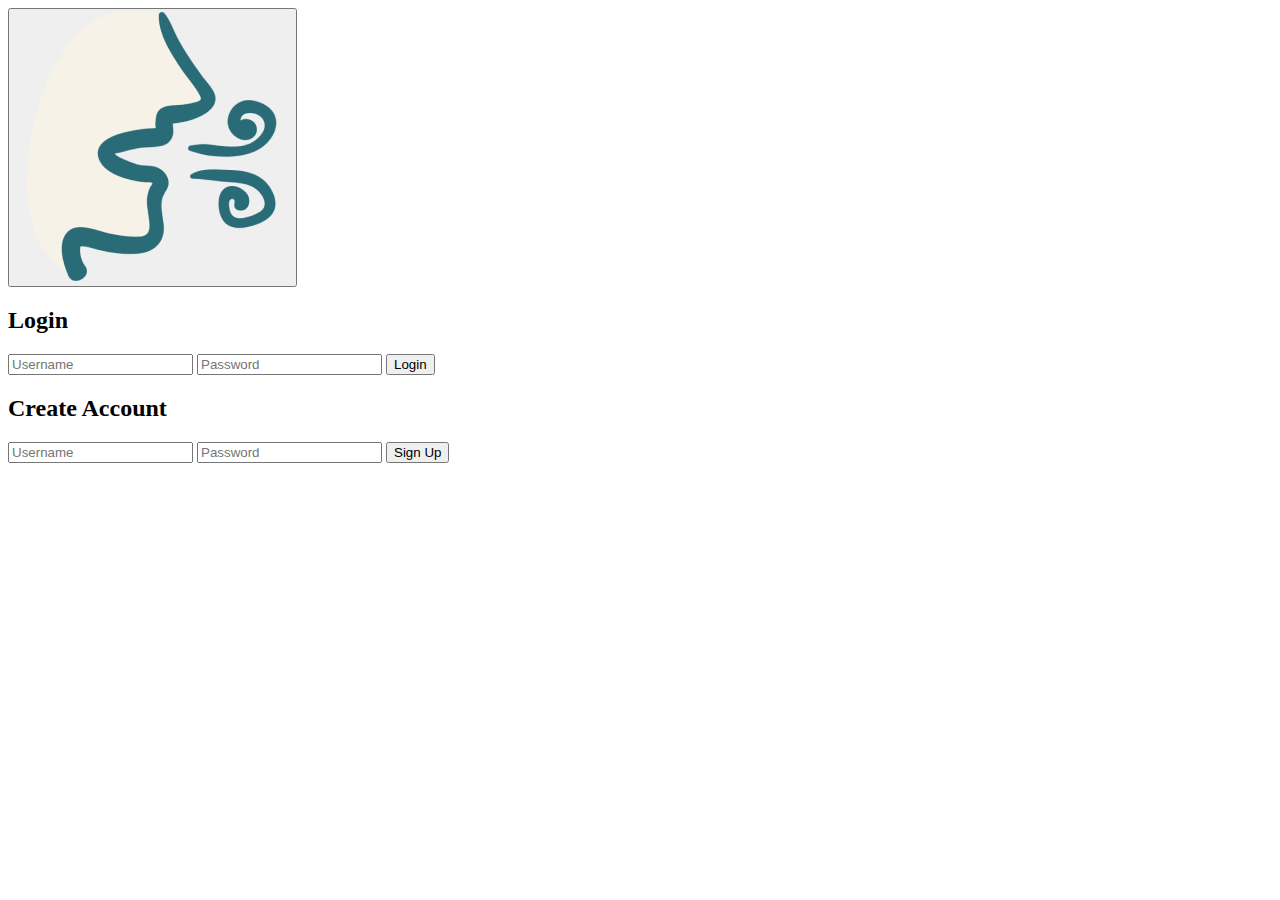
<file: index.html>
<!DOCTYPE html>
<html lang="en">
<head>
    <meta charset="UTF-8">
    <meta http-equiv="X-UA-Compatible" content="IE=edge">
    <meta name="viewport" content="width=device-width, initial-scale=1.0">
    <link rel="stylesheet" href="/css/style.css">
    <title>LandingPage</title>
</head>
<body>
    <div class="LandingPage">
        <div class="LandingLogo" id="LandingLogoID">
            <button class="LandingButton" onclick="hideLogo()">
                <img src="/Assets/image 4.png" alt="Logo"> 
            </button>
        </div>
        <div class="AccountForms" id="loginRegisterContainer">
            <div class="Login" >
                <h2>Login</h2>
                <input type="text" id="login-username" placeholder="Username">
                <input type="password" id="login-password" placeholder="Password">
                <button onclick="login()">Login</button>
            </div>
            <div class="SignUp">
                <h2>Create Account</h2>
                <input type="text" id="signup-username" placeholder="Username">
                <input type="password" id="signup-password" placeholder="Password">
                <button onclick="SignUp()">Sign Up</button>
            </div>
        </div>
    </div>



    
    <script src="/js/script.js"></script>
</body>
</html>
</file>
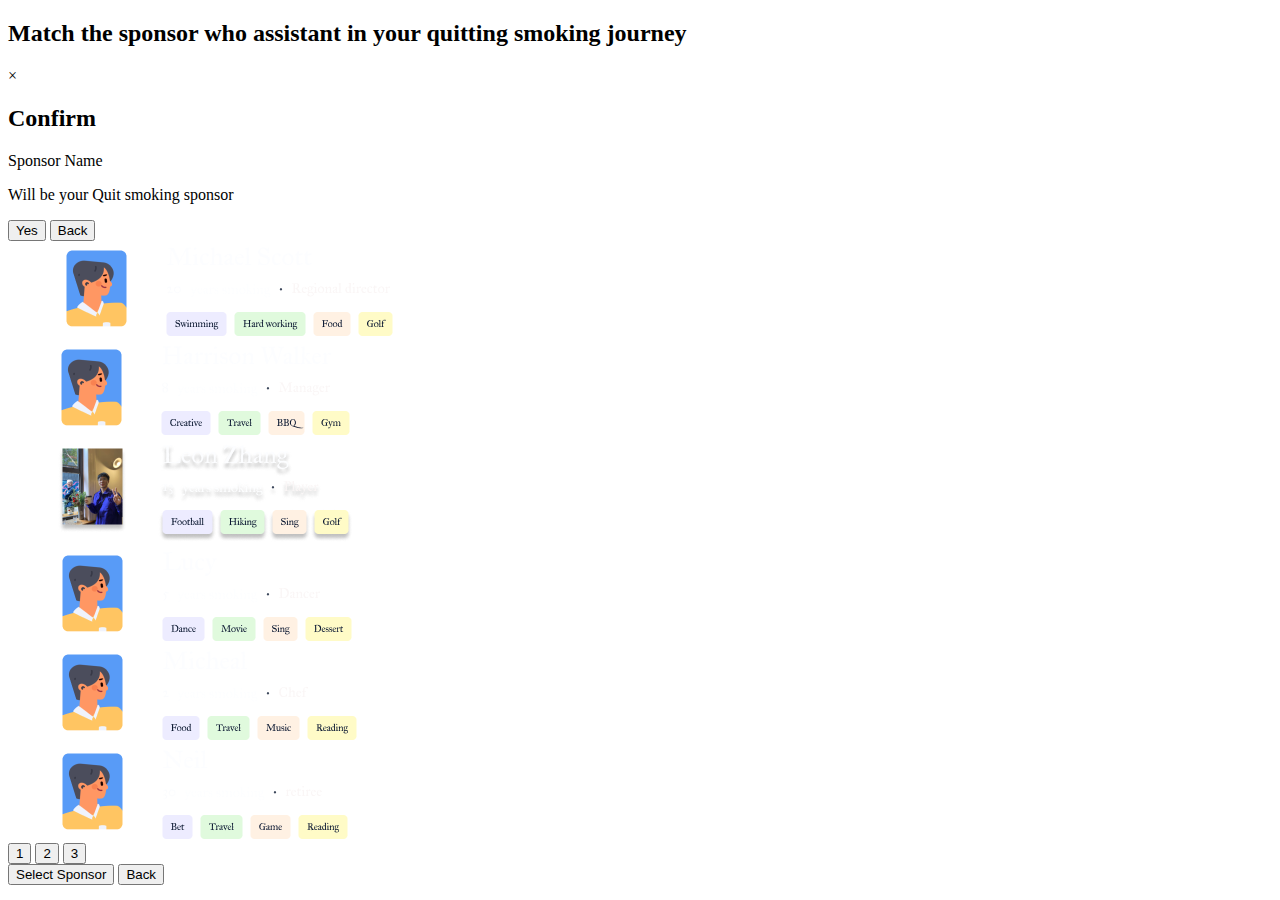
<file: Pages/choose sponsor.html>
<!DOCTYPE html>
<html lang="en">
<head>
    <meta charset="UTF-8">
    <meta name="viewport" content="width=device-width, initial-scale=1.0">
    <title>Choose Sponsor</title>
    <link rel="stylesheet" href="/css/style.css">
</head>
<body id="chooseSponsorPage">


<div class="choose-sponsor">
    <h2>Match the sponsor who assistant in your quitting smoking journey</h2>



<div id="myModal" class="modal">
    <div class="modal-content">
      <span class="close">&times;</span>
      <h2>Confirm</h2>
      <p id="sponsorName">Sponsor Name</p>
      <p>Will be your Quit smoking sponsor</p>
      <button onclick="confirmSponsor()">Yes</button>
      <button onclick="closeModal()">Back</button>
    </div>
  </div>


<div class="image-set" id="set1">

    <div class="sponsor-image">
        <img src="/Assets/profil1.png" alt="Micheal Scott" class="clickable-image" onclick="toggleImageSelection(this)">

    </div>


    <div class="sponsor-image">
        <img src="/Assets/profil2.png" alt="Harrison Walker" class="clickable-image" onclick="toggleImageSelection(this)">
    </div>
</div>

<div class="image-set" id="set2">
    <div class="sponsor-image">
        <img src="/Assets/profil3.png" alt="Leon Zhang" class="clickable-image" onclick="toggleImageSelection(this)">
    </div>


    <div class="sponsor-image">
        <img src="/Assets/profil4.png" alt="Lucy" class="clickable-image" onclick="toggleImageSelection(this)">
    </div>
</div>

<div class="image-set" id="set3">
    <div class="sponsor-image">
        <img src="/Assets/profil5.png" alt="Micheal" class="clickable-image" onclick="toggleImageSelection(this)">
    </div>


    <div class="sponsor-image">
        <img src="/Assets/profil6.png" alt="Neil" class="clickable-image" onclick="toggleImageSelection(this)">
    </div>
</div>


    <div id="dots">
        <button class="dot" onclick="showImageSet('set1')">1</button>
        <button class="dot" onclick="showImageSet('set2')">2</button>
        <button class="dot" onclick="showImageSet('set3')">3</button>
    </div>

    <a href="/Pages/my sponsor.html"><button class="select-btn">Select Sponsor</button></a>
    <a href="/Pages/profile.html"><button class="bottom-btn">Back</button></a>
</div>
<script src="/js/script.js"></script>
</body>

</html>
</file>
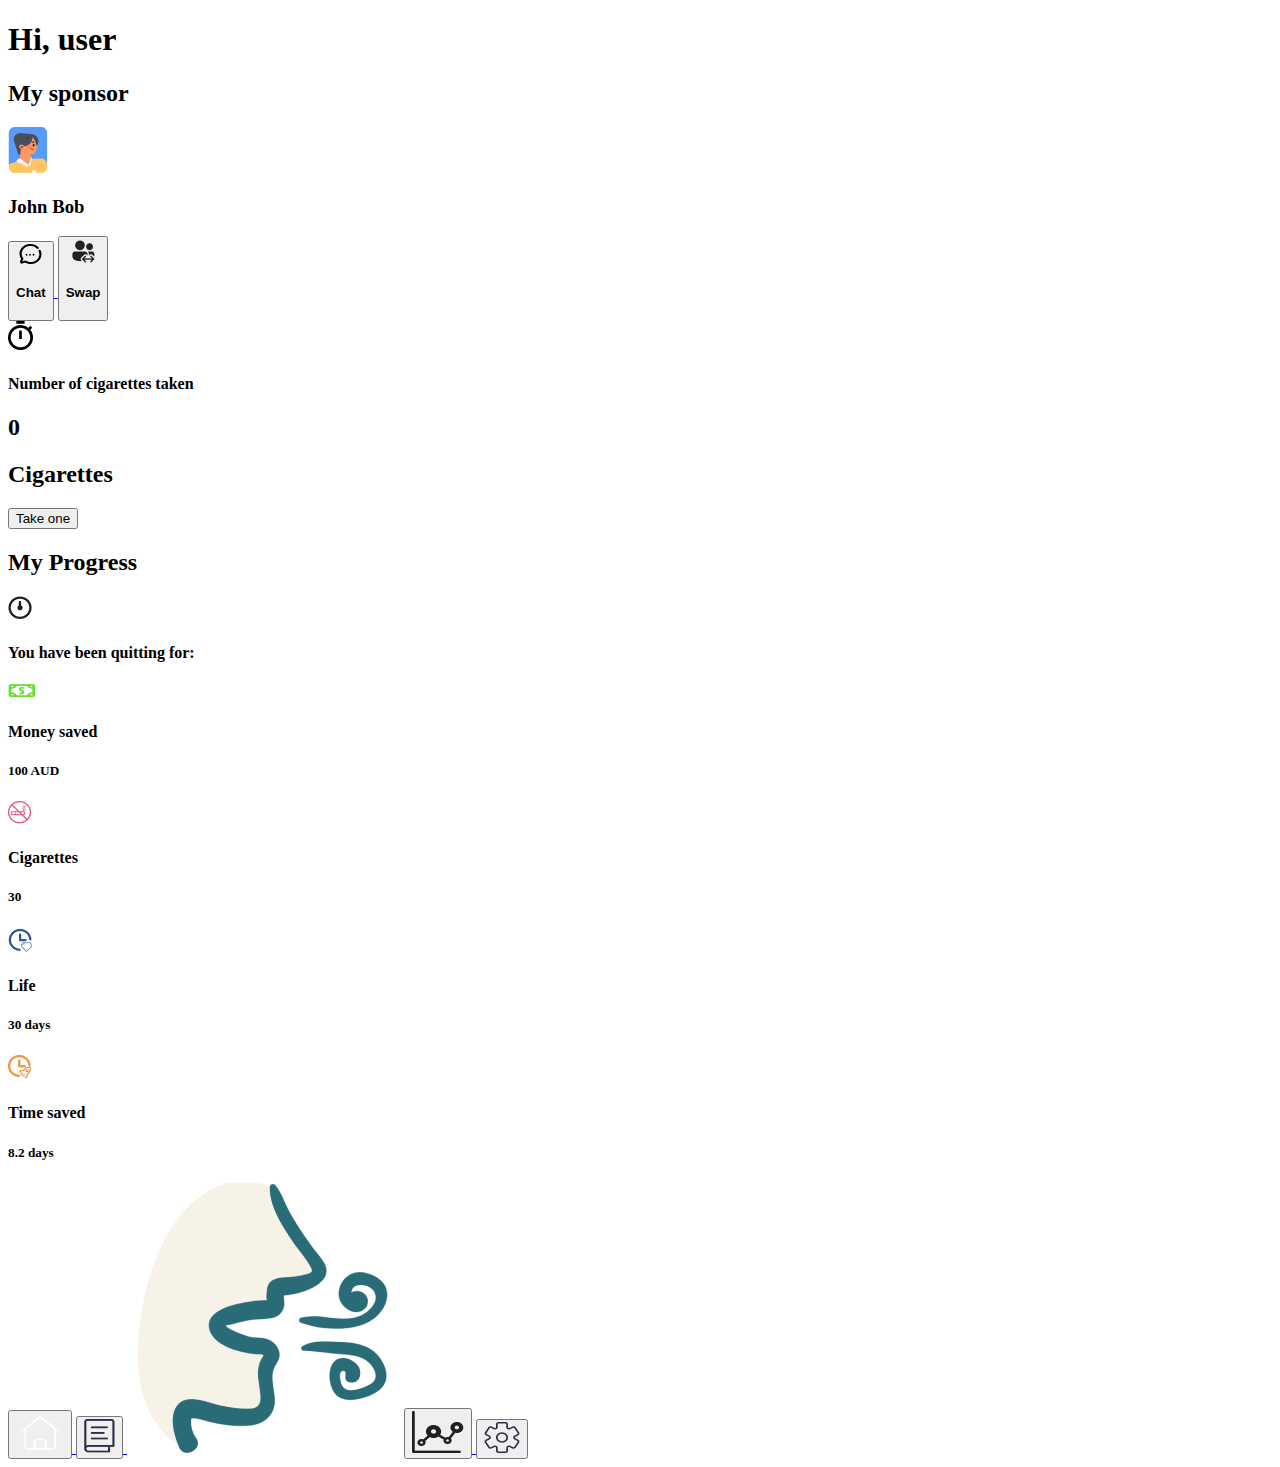
<file: Pages/Home.html>
<!DOCTYPE html>
<html lang="en">
<head>
    <meta charset="UTF-8">
    <meta http-equiv="X-UA-Compatible" content="IE=edge">
    <meta name="viewport" content="width=device-width, initial-scale=1.0">
    <title>Home</title>
    <link rel="stylesheet" href="/css/style.css">
</head>
<body>

    <div class="Content">

        <!-- Home Feed start here -->
        <div class="HomeFeed">
            <h1 class="UserGreet">Hi, user</h1>
            <div class="UserAva"></div>

            <!-- Sponsor bar start here -->
            <H2 class="SponsorTitle">My sponsor</H2>
            <div class="SponsorBar">
                <img src="/Assets/SponsorAvatar.png" alt="Sponsor Avatar">
                <h3 class="SponsorName">John Bob</h3>
                <a class="ButtonSponsor" href="/Pages/Messages.html">
                    <button>
                        <img src="/Assets/ChatIcon.png" alt="Chat Icon">
                        <h4 class="ButtonName">Chat</h4>
                    </button>
                </a>

                <a class="ButtonSponsor" href="/Pages/questionnaire.html">
                    <button>
                        <img src="/Assets/SwitchPeople.png" alt="Switch Icon">
                        <h4 class="ButtonName">Swap</h4>
                    </button>
                </a>
            </div>
            <!-- Sponsor Bar end here -->


            <!-- Progress start here -->


            <div class="CigsTakenSection">
                <img src="/Assets/ClockTimer.png" alt="">
                <h4>Number of cigarettes taken</h4>
                <div class="CigsTaken">
                    <h2 id="Cigs">
                        0
                    </h2>
                    <h2>
                        Cigarettes
                    </h2>
                </div>
                <div>
                    <button class="TakeCigButton" id="CigsButton">
                        Take one
                    </button>
                </div>
            </div>
            
            <H2 class="ProgressTitle">My Progress</H2>
            <div class="ProgressSection">
                <div class="TimerBar">
                    <img src="/Assets/ClockIcon.png" alt=" Clock Icon">
                    <h4>You have been quitting for:</h4>
                    <div id="Timer"></div>
                </div>
                <div class="SmallProgressSection">
                    <div class="SmallProgressBar">
                        <img src="/Assets/icon money.png" alt="Money icon">
                        <h4>Money saved</h4>
                        <h5>100 AUD</h5>
                    </div>
                    <div class="SmallProgressBar">
                        <img src="/Assets/no smoke icon.png" alt="No Smoke icon">
                        <h4>Cigarettes</h4>
                        <h5>30</h5>
                    </div>
                    <div class="SmallProgressBar">
                        <img src="/Assets/life icon.png" alt="Life Icon">
                        <h4>Life</h4>
                        <h5>30 days</h5>
                    </div>
                    <div class="SmallProgressBar">
                        <img src="/Assets/time saved icon.png" alt="Time save icon">
                        <h4>Time saved</h4>
                        <h5>8.2 days</h5> 
                    </div>
                </div>

                

                
            </div>
            <!-- Progress end here -->
        </div> 
        <!-- Home Feed end here -->


        <!-- Footer start here -->
        <footer class = "footer">
            <a href="./Home.html">
                <button class ="ButtonFooter">
                    <img src="/Assets/Home-1.png" alt="Home icon">
                </button>
            </a>
            <a href="/Pages/diary.html">
                <button class ="ButtonFooter">
                    <img src="/Assets/Diary.png" alt="Diary icon">
                </button>
            </a>
                
                    <img class="LogoFooter" src="/Assets/image 4.png" alt="Logo icon">
                
            <a href="/Pages/stat.html">
                <button class ="ButtonFooter">
                    <img src="/Assets/statistic.png" alt="Statistic icon">
                </button>
            </a>

            <a href="/Pages/setting.html">
                <button class ="ButtonFooter">
                    <img src="/Assets/setting.png" alt="Setting icon">
                </button>
            </a>
        </footer>
        <!-- Footer end here -->
    </div>
    <script src="/js/script.js"></script>
</body>
</html>
</file>
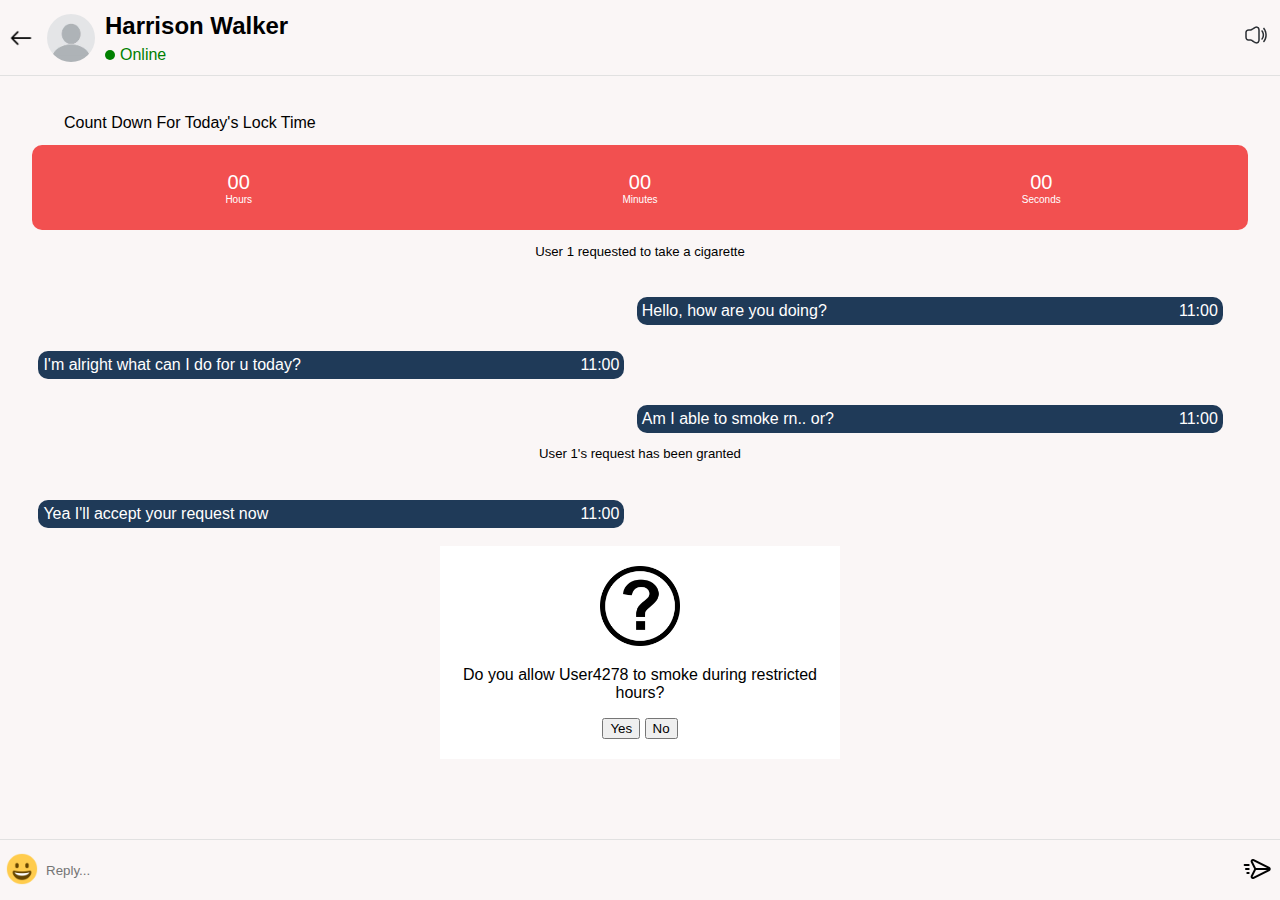
<file: Pages/Messages.html>
<!DOCTYPE html>
<html lang="en">

<head>
    <meta charset="UTF-8">
    <meta name="viewport" content="width=device-width, initial-scale=1.0">
    <title>Document</title>
    <link rel="stylesheet" href="/css/StyleMes.css">
    <link rel="stylesheet" href="https://fonts.googleapis.com/css?family=Source+Sans+Pro">
</head>

<body>
    <!-- Main container  -->
    <div class="container">

        <!--  Message header section starts    -->
        <div class="msg-header">
            <div class="container1">
                <button class="back-button" onclick="history.back()"> <img class="back" src="/Assets/arrow-left.png"> </button>
                <img src="/Assets/profilepic.jpg" class="avatar">

                <div class="details">
                    <p class="username">Harrison Walker</p>
                    <div class="online">
                        <p class="status">Online</p>
                    </div>
                    <div class="circle"></div>
                </div>
            </div>
            <div class="call"> <img src="/Assets/volume-high.png">
                <div class="phone-popup">Phone: 0452 644 622</div>
            </div>
        </div>

        <div class="today">Count Down For Today's Lock Time</div>

        <div class="countdown">
            <div class="countdown-widget">
                <div class="countdown-values" id="hours">00</div>
                <div class="countdown-values" id="minutes">00</div>
                <div class="countdown-values" id="seconds">00</div>
                <div class="countdown-segments">Hours</div>
                <div class="countdown-segments">Minutes</div>
                <div class="countdown-segments">Seconds</div>
            </div>
        </div>

        <div class="msg-content">
            <p class="request">User 1 requested to take a cigarette</p>

            <div class="right-box">
                <p>Hello, how are you doing?</p>
                <span class="time-right">11:00</span>
            </div>

            <div class="left-box">
                <p>I'm alright what can I do for u today?</p>
                <span class="time-right">11:00</span>
            </div>

            <div class="right-box">
                <p>Am I able to smoke rn.. or?</p>
                <span class="time-right">11:00</span>
            </div>

            <p class="accept">User 1's request has been granted</p>

            <div class="left-box">
                <p>Yea I'll accept your request now</p>
                <span class="time-right">11:00</span>
            </div>
        </div>



        <div class="msg-request">
            <div class="pop">
                <div class="banicon">
                    <img class="question" src="/Assets/question.png">
                </div>

                <div class="bantext">
                    <p>Do you allow User4278 to smoke during restricted hours?</p>
                </div>

                <div class="banbutton">
                    <button class="yes"> Yes </button>
                    <button class="no"> No </button>
                </div>
            </div>
        </div>

        



        <div class="msg-bottom">
            <form class="input-group">               
                <button class="emoji"> <img src="/Assets/emoji.png"> </button>
                <input type="text" class="message" placeholder="Reply...">
                <button class="send"> <img src="/Assets/send.png"> </button>
            </form>
        </div>
    </div>
    </div>



    </div>
    <script src="/js/script.js"></script>
</body>

</html>
</file>
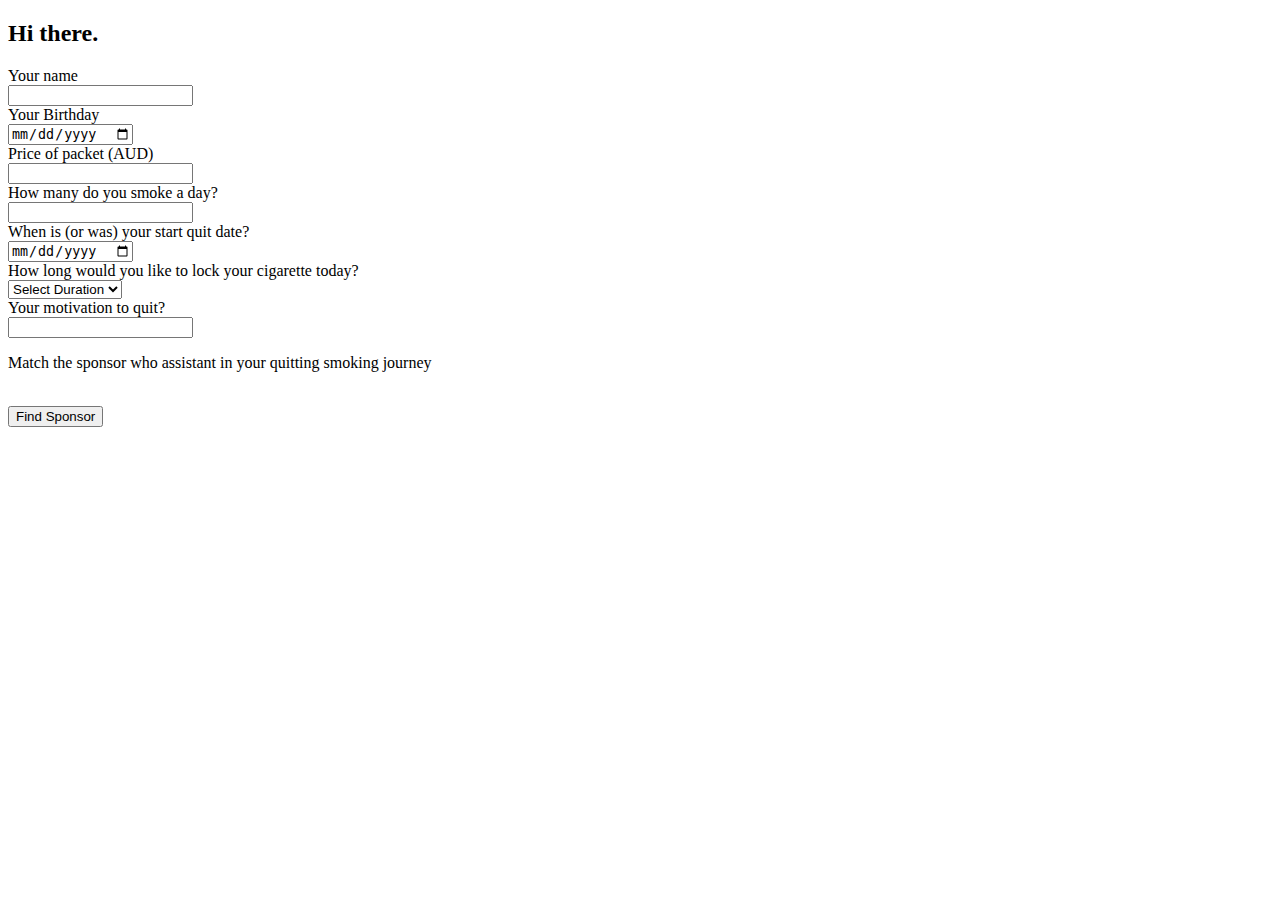
<file: Pages/profile.html>
<!DOCTYPE html>
<html lang="en">
<head>
    <meta charset="UTF-8">
    <meta name="viewport" content="width=device-width, initial-scale=1.0">
    <title>User Information</title>
    <link rel="stylesheet" href="/css/style.css">
</head>
<body class="profile">

<div class="form-container">
    <h2>Hi there.</h2>

    <label for="name">Your name</label><br>
    <input type="text" id="name" name="name"><br>


    <label for="birthday">Your Birthday</label><br>
    <input type="date" id="birthday" name="birthday"><br>

    <label for="price">Price of packet (AUD)</label><br>
    <input type="number" id="price" name="price"><br>

    <label for="smokeCount">How many do you smoke a day?</label><br>
    <input type="number" id="smokeCount" name="smokeCount"><br>

    <label>When is (or was) your start quit date?</label><br>
    <input type="date" id="birthday" name="birthday"><br>

    <label>How long would you like to lock your cigarette today?</label><br>
    <select>
        <option>Select Duration</option>
        <option>0.5h</option>
        <option>1h</option>
        <option>1.5h</option>
        <option>2h</option>
        <option>2.5h</option>
        <option>3h</option>
        <option>3.5h</option>
        <option>4h</option>
        <option>4.5h</option>
        <option>5h</option>
        <option>5.5h</option>
        <option>6h</option>
    </select><br>

    <label for="motivation">Your motivation to quit?</label><br>
    <input id="motivation" type="text" name="motivation"><br>

    <p>Match the sponsor who assistant in your quitting smoking journey</p><br>
    <a href="./choose sponsor.html"><button class="sponsor">Find Sponsor</button></a>
</div>

</body>
</html>
</file>
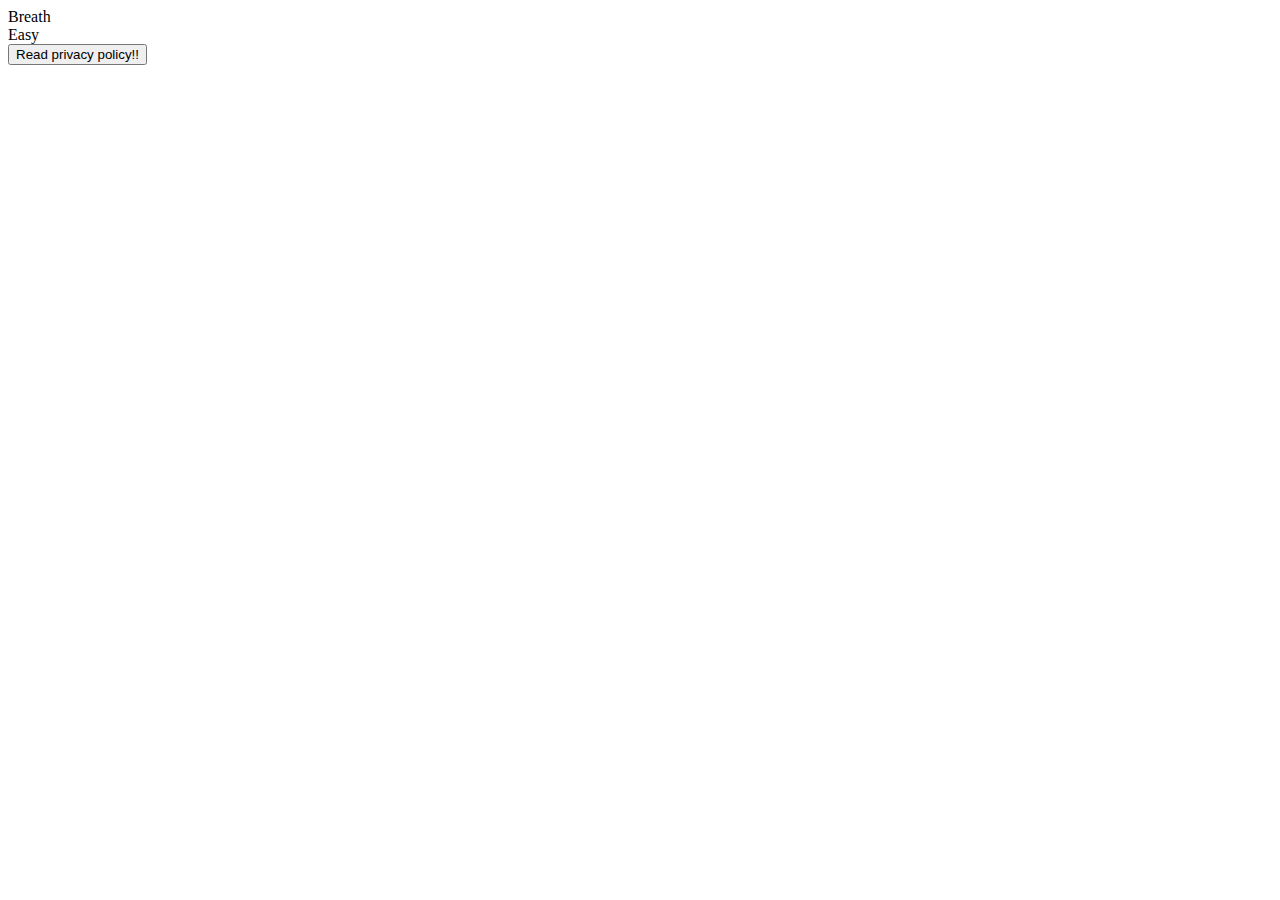
<file: Pages/TOS.html>
<!DOCTYPE html>
<html lang="en">
<head>
    <meta charset="UTF-8">
    <meta name="viewport" content="width=device-width, initial-scale=1.0">
    <title>Start</title>
    <link rel="stylesheet" href="/css/style.css">
</head>

<body class="start">
    <div class="TOSFeed">
        <div class="content" id="startPage">
            <div class="text">
                Breath<br>
                Easy
            </div>
            <button class="centered-button" onclick="showArticlePage()">Read privacy policy!!</button>
        </div>


        <div class="content" id="articlePage" style="display: none;">
            <div class="article-text">
                Welcome to [BreathEasy]. Before you start using our application, we need your consent for the collection and processing of your data.<br><br>

                We collect and process your data to provide you with the best possible experience while using our application. This includes personalizing your content, improving our services, and ensuring your data's security.<br><br>
                
                We may collect the following types of data:<br>
                ·Personal information (e.g., name, email address)<br>
                ·Location data<br>
                ·Device information (e.g., device type, operating system)<br>
                ·Usage data (e.g., app interactions, preferences)<br><br>
                
                We collect data through your use of the app, cookies, and other technologies. Data will be stored, analyzed, and may be shared as described in this consent form.<br>
                
                By using BreathEasy, you consent to the collection and processing of your data as outlined in this form.<br>
                
                Some data collection is optional. Providing optional data may enhance your experience, but it is not required.<br>
                
                We will retain your data for as long as necessary to fulfill the purposes outlined in this consent form. Data will be securely stored and deleted when no longer needed.<br>
                
                We have implemented security measures to protect your data from unauthorized access and breaches.<br>
                
                We may share your data with third-party service providers for purposes such as analytics and advertising. We will not sell your personal information.<br><br>
                
                You have the right to withdraw your consent at any time. <br>
                Withdrawing consent may limit your access to certain features of BreathEasy.<br>
                You can customize your data-sharing preferences in the app's privacy settings.<br>
                If you have questions or concerns about your data or privacy, please contact us at xxxx.gamil.com<br>
                
            </div>
            <a href="./profile.html"><button class="continue-btn">Accept</button></a>


        </div>
    </div>
</body>
<script src="/js/script.js"></script>
</html>
</file>
<file: css/style.css>
@media only screen and (max-width: 1170px) {
    /* For mobile phones: */
    /* body{
        font-family: Arial, sans-serif;
        text-align: center;
    } */

    .footer{
        position: fixed;
        left: 0;
        bottom: 0;
        width: 100%;
        background-color: #A4C6E2;
        z-index: 1000;
    }
    .footer img{
        padding: 5px 20px 5px 17px ;
        height: 35px;
        opacity: 80%;
    }

    .ButtonFooter{
        background-color: #A4C6E2;
        border: none;
        padding: 0 ;
    }
    .ButtonFooter:active{
        background-color: #87a8c2;
    }
    body, .Content {
        margin: 0;
        padding: 0;
    }
    .Content{
        background-color: #fffff1;
        min-height: 100vh;
        overflow: hidden;
    }
    .HomeFeed{
        display: block;
        padding-bottom: 69px;
        padding-left: 5px;
        padding-right: 5px;
    }
    .UserAva{
        position: absolute;
        left: 320px;
        top: 20px;
        
        /* Create the circle avatar */
        background-image: url('/Assets/SponsorAvatar.png');
        width: 55px;
        height: 50px;
        background-size: cover;
        background-position: top center;
        border-radius: 50%;
    }
    .UserGreet{
        padding: 5px;
    }

    .SponsorBar{
        display: flex;
        width: 92%;
        background-color: #c4dff6;
        justify-content: space-between;
        padding: 10px;
        margin-left: 6px;
        border-radius: 10px;
        align-items: center;
        height: 55px;
        
    }
    .SponsorBar button{
        border: none;
        background-color: #c4dff6;
        padding-top: 5px;
        height: 50px;
    }
    .ButtonName{
        position: relative;
        bottom: 0px;
    }
    .SponsorBar button:active{
        background-color: #accce3;
    }
    /* Timer style start */
    .TimerBar{
        
        display: table;
        width: 95%;
        background-color: #71efc1c9;
        justify-content: center;
        padding: 10px;
        margin-left: 6px;
        border-radius: 10px;
        align-items: center;
        /* height: 55px; */

    }
    .TimerBar h4{
        margin-bottom: 5px;
    }
    #Timer div {
        display: inline-block;
        min-width: 50px;
      }
    #Timer div span {
    /* color: #B1CDF1; */
    display: block;
    font-size: 10px;
    font-weight: 400;
    }
    /* Timer style end */
    .ProgressTitle{
        margin-bottom: 5px;
        margin-top: 10px;
    }

    .SmallProgressSection{
        display: flex;
    }

    .SmallProgressBar{
        width: 90%;
        background-color: #71efc1c9;
        justify-content: center;
        padding: 10px;
        margin-left: 6px;
        border-radius: 10px;
        align-items: center;
        width: 40%;
        margin: 5px;

    }
    .CigsTakenSection{
        display: grid;
        width: 92%;
        margin-bottom: 30px;
        
        /* grid-row: 2; */
    }
    .CigsTakenSection img{
        margin-top: 5px;
        height: 30px;
    }
    .CigsTaken{
        display: flex;
        width: 100%;
        background-color: #f78282;
        justify-content: space-between;

        padding: 10px;
        margin-left: 6px;
        border-radius: 10px;
        align-items: center;

    }
    .CigsTaken h2{
        padding-left: 100px;
    }
    .TakeCigButton{
        border: none;
        background-color: #00214c;
        color: white;
        border-radius: 10px;
        padding: 5px 10px;
        margin-top: 5px;
        margin-bottom: 10px;
        
    }
    .TakeCigButton:active{
        background-color: #a80000;
    }
  
    /* Landing/Login page start */
    .LandingPage{
        background-color: #00214c;
        min-height: 100vh;
        overflow: hidden;
    }
    .LandingButton{
        background-color: #00214c;
        border: none;
        padding: 0 ;
    }
    .LandingLogo{
        display: flex;
        position: absolute;
        top: 30%;
        left: 30%;
    }
    .AccountForms{
        display: none;
        background-color: #003882;
        border-radius: 50px;
        /* height: 650px; */
        padding: 50px;
        position: relative;
        top: 100px;
        background-image: url("/Assets/image4Transparent.png");
        background: size 100px;
        background-repeat: no-repeat;
        background-position: center;
        
    }
    .AccountForms h2{
        background-color: #87a8c2;
        border-radius: 20px;
        padding: 10px 50px 10px 50px;
    }
    .AccountForms button{
        /* border: none; */
        border: 5px;
        border-color: #001127;
        background-color: #00214c;
        color: white;
        width: 100px;
        height: 50px;
        border-radius: 20px;
        font-size: medium;
        cursor: pointer;

    }
    .AccountForms button:active{
        background-color: #001127;
    }

    .Login{
        display: block;
        /* display: none; */
    }
    .Login input{
        display: grid;
        border-radius: 20px;
        padding: 10px;
        margin: 5px 5px 30px 5px;
        width: 250px;
    }
    .SignUp{
        /* display: none; */
        display: block;
        justify-content: center;
    }
    .SignUp input{
        display: grid;
        border-radius: 20px;
        padding: 10px;
        margin: 5px 5px 30px 5px;
        width: 250px;
    }



    /* Leon Section */


/***************startpage start*************/
.start {
    margin: 0;
    padding: 0;
    height: 100vh;
    display: flex;
    justify-content: center;
    align-items: center;
    background-color: #1F3A58;
}

.content {
    text-align: center;
    width: 100%;
    position: relative;
}


.text {
    font-size: 80px; 
    font-weight: bold;
    position:absolute;
    bottom: 10px;
    right: -50px;
    color: white
}

.centered-button {
    background-color: #F5F2E8;
    color: black;
    border: none;
    padding: 20px 100px;
    border-radius: 50px;
    font-size: 16px;
    cursor: pointer;
    position: absolute;
    bottom: 10%;
    left: 50%;
    transform: translateX(-50%);
}

.centered-button:hover {
    background-color: yellow;
}


.article-text {
    font-size: 18px;
    margin-bottom: 50px;
    max-width: 900px; 
    margin-left: auto;
    margin-right: auto;
    overflow: auto;
    text-align: justify;
    color: white;
    transition: opacity 1s ease-in-out; 
}



.continue-btn {
    background-color: #F5F2E8;
    color: black;
    border: none;
    padding: 20px 300px;
    border-radius: 50px;
    font-size: 16px;
    cursor: pointer;
    position: absolute;
    left: 50%;
    transform: translateX(-50%);
}

.continue-btn:hover {
    background-color: yellow;
}

@media only screen and (max-width: 480px) {
    .text {
        font-size: 32px; 
        margin-bottom: 100px;
    }

    .centered-button {
        padding: 8px 40px;
        font-size: 12px;
    }

    .article-text {
        font-size: 14px;
        margin-bottom: 20px;
        max-width: 100%; 
    }

    .continue-btn {
        padding: 8px 100px;
        font-size: 12px;
    }
}
/***************startpage end*************/


/***************profile start*************/
.profile{
    background-color: #1F3A58;
}

.profile h2{
    font-size: 36px;
    color: white;
}

.profile label{
    font-size: 20px;
    color: white;
}

.profile p{
    color: white;
    font-size: 28px;

}

.profile input[type="text"] {
    width: 400px;
    height: 40px;
    padding: 5px;
    border-radius: 10px;
}


.profile input[type="date"] {
    width: 200px;
    height: 40px;
    padding: 5px;
    border-radius: 10px;
}

.profile input[type="number"] {
    width: 200px;
    height: 40px;
    padding: 5px;
    border-radius: 10px;
}

.profile select {
    width: 200px;
    height: 40px;
    padding: 5px;
    border-radius: 10px;
}

.sponsor {
    width: 200px;         
    height: 50px;          
    font-size: 20px;       
    padding: 10px 20px;    
    border-radius: 10px;   
    cursor: pointer;       
}

button.sponsor:hover {
    background-color:yellow;
}


/***************profile end*************/


/***************choose sponsor start*************/


.choose-sponsor {
    text-align: center;
    padding: 30px;
    color: white;
    font-size: 20px;
    background-color: #1F3A58;
    height: 100vh;
}

.image-set {
    text-align: center; 
    display: none;
}

.sponsor-image {
    margin: 30px 0;
}

.clickable-image {
    max-width: 600px;
    transition: transform 0.3s ease;
    width: 500px;
    height: auto;
}

.clickable-image:hover {
    transform: scale(1.1);
}


.dot {
    padding: 5px 10px;
    margin: 0 2px;
    background-color: #bbb;
    border-radius: 50%;
    border: none;
    cursor: pointer;
    transition: background-color 0.3s ease;
}

.dot:hover {
    background-color: yellow;
}

.dot.active {
    background-color: #555; 
}

.select-btn, .bottom-btn {
    padding: 10px 20px;
    margin: 10px 50px;
    border: none;
    cursor: pointer;
    background-color: #bbb;
    color: black;
    border-radius: 5px;
}

.bottom-btn {
    display: block;
    width: 20%;
    margin-top: 30px;
}

.selected-image {
    border: 5px solid white; 
}

#set1 {
    display: block;
}



/* Modal Styles */
.modal {
    display: none; 
    position: fixed; 
    z-index: 1; 
    left: 0;
    top: 0;
    width: 100%; 
    height: 100%; 
    overflow: auto; 
    background-color: rgba(0,0,0,0.4); 
}

.modal-content {
    background-color: #bbb;
    padding: 20px;
    border: 1px solid #888;
    width: 50%;
    position: fixed;     
    top: 40%;             
    left: 50%;            
    transform: translate(-50%, -50%); 
}


.close {
    color: #aaa;
    float: right;
    font-size: 28px;
    font-weight: bold;
}

.close:hover,
.close:focus {
    color: black;
    text-decoration: none;
    cursor: pointer;
}

.select-btn:hover, .bottom-btn:hover {
    background-color: yellow;
    color: black; /* 如果需要，可以更改悬停时的文字颜色 */
}

@media only screen and (max-width: 420px) {
    .choose-sponsor {
        padding: 15px;
        font-size: 16px;
    }

    .clickable-image {
        max-width: 280px;
        width: 100%;
        height: auto;
    }

    .modal-content {
        width: 90%;
        margin: 20% auto;
    }

    .dot {
        padding: 3px 6px;
    }

    .select-btn, .bottom-btn {
        margin: 5px 20px;
        padding: 8px 16px;
    }

    .bottom-btn {
        width: 20%;
    }
}
/***************choose sponsor end*************/

/***************mysponsor start*************/
.chooseSponsorPage {
    background-color: #1F3A58;
    font-family: Arial, sans-serif;
    color: white;
    margin: 0;
    padding: 0;
    display: flex;
    flex-direction: column;
    justify-content: space-between;
    height: 100vh;
}

.sponsor-content {
    max-width: 800px;
    margin: 5px auto;
    text-align: center;
}

.sponsor-content h2 {
    font-size: 36px;
    margin-bottom: 20px;
}

.sponsor-content h3 {
    font-size: 28px;
    margin-bottom: 20px;
}

.selected-sponsor-image img {
    max-width: 100%;
    margin-bottom: 20px;
}

.sponsor-message {
    font-size: 18px;
    margin-bottom: 40px;
    line-height: 1.5;
}

.buttons-container {
    display: flex;
    justify-content: space-between;
    margin-top: 20px;
}

.btn-left, .btn-right {
    padding: 10px 30px;
    border: none;
    cursor: pointer;
    transition: background-color 0.3s ease;
    border-radius: 10px;
}

.btn-left{
    background-color: #eee;
}

.btn-right{
    background-color: yellow;
}
.btn-left:hover, .btn-right:hover {
    background-color: yellow;
}


/***************mysponsor end*************/

/***************questionnaire start*************/
.star {
    font-size: 24px;
    cursor: pointer;
    transition: color 0.3s;
}

.star.active {
    color: gold;
}

.btn-right1{
    padding: 10px 30px;
    border: none;
    cursor: pointer;
    transition: background-color 0.3s ease;
    border-radius: 10px;
    background-color: yellow;
    margin-left: 50px;
}

.FINSH{
    background-color: #F5F2E8;
    color: black;
    border: none;
    padding: 20px 300px;
    border-radius: 50px;
    font-size: 16px;
    cursor: pointer;
    position: absolute;
    left: 50%;
    transform: translateX(-50%);
}

#finishBtn {
    display: none;
}


.modal1 {
    display: none; 
    position: fixed;
    z-index: 1;
    left: 0;
    top: 0;
    width: 100%;
    height: 100%;
    overflow: auto;
    background-color: rgba(0,0,0,0.4);
}

.modal-content1 p {
    color: black;
}

.modal-content1 {
    background-color: #fefefe;
    margin: 15% auto;
    padding: 20px;
    border: 1px solid #888;
    width: 30%;
    text-align: center;
    position: fixed;     
    top: 30%;             
    left: 40%;            
    transform: translate(-50%, -50%); 
}

.close1 {
    color: #aaa;
    float: right;
    font-size: 28px;
    font-weight: bold;
}

.close1:hover,
.close1:focus {
    color: black;
    text-decoration: none;
    cursor: pointer;
}

* {
    margin: 0;
    padding: 0;
  }
  :root {
    --fb-post-border: #088AE9;
  
    --fb-post-bg: #262728;
    --fb-post-color: #FFFFFF;
  
    --fb-post: #FFFFFF;
  
    --fb-post-btn-bg: #3A3B3C;
    --fb-post-btn-color: #FFFFFF;
    --fb-post-btn-bg-hover: #464849;
  
    --fb-reactions-bg: #3A3B3C;
  }
/* body{
    background-color: #DAE4F2;
    justify-content: center;
} */
.diary-box{
    background:#FCFFF1;
    width: 400px;
    margin: 10px 10px;
    font-family: 'IM Fell Great Primer', serif;
}
#comments{
    width: 400px;
    height: 80px;
    margin: 5px 10px;
    color: grey;
    font-style: italic;
    font-family: 'IM Fell Great Primer', serif;
}
/* input{
    float: right;
} */
.p{
  font-family: 'IM Fell Great Primer', serif;
}

  /* Timeline Container */
  .timeline {
    margin: 20px auto;
    padding: 20px;
  }
  
  /* Outer Layer with the timeline border */
  .outer {
    border-left: 2px solid #333;
  }
  
  /* Card container */
  .card {
    position: relative;
    margin: 0 0 20px 20px;
    padding: 10px;
    color: gray;
    border-radius: 8px;
    max-width: 400px;
  }
  
  /* Information about the timeline */
  .info {
    display: flex;
    flex-direction: column;
    gap: 10px;
  }
  
  /* Title of the card */
  .title {
    color: black;
    position: relative;
  }
  
  /* Timeline dot  */
  .title::before {
    content: "";
    position: absolute;
    width: 10px;
    height: 10px;
    background: #FCFFF1;
    border-radius: 999px;
    left: -39px;
    border: 3px solid orangered;
  }
  /* img{
    width: 20px;
    height: 20px;
  } */
  ul{
    position: absolute;
    display: flex;
    width: 200px;
  }
  ul li{ 
    background: #555; 
    display: block;
    padding: .2rem;
    border-radius: .5rem;
  }
  ul li img{display:block !important;} 
  ul li:hover {background: #666;}
  .post-interactions button{
    padding: .5rem .33rem;
    width: 100%;
    border-radius: .5rem;
    border: none;
    color: black;
    background-color: rgb(181, 200, 229);
    transition: background .3s ease;
  }
  /* button:hover {
    background-color: white;
      top:-133;
      opacity: 1;
      pointer-events: auto;
  } */
  .post-interactions {
    display: flex;
    gap: 0 .25rem;
    align-items: center;
    position: relative;
    cursor: pointer;
    }
    .dot {
      height: 25px;
      width: 25px;
      background-color: #bbb;
      border-radius: 50%;
      display: inline-block;
    }











}
</file>
<file: css/StyleMes.css>
.container {
    height: 100%;
    width: 100%;
    background-color: #FAF6F6;
    position: relative;
}

html, body {
    height: 100%;
    margin: 0;
    font-family: Calibri, sans-serif;
}

    
.msg-header {
    height: 75px;
    width: 100%;
    background-color: #FAF6F6;
    margin: 0;
    display: flex;
    align-items: center; /* Vertically align items within the header */
    justify-content: space-between; /* Distribute items along the horizontal axis */
    border-bottom: 1px solid #e1e1e1;

}

.avatar {
    border-radius: 50%;
    height: 48px;
    width: 48px;
    margin-right: 10px; /* Add margin to separate avatar and button */
    margin-left: 15px;
}

.back-button {
    height: 32px;
    width: 32px;
    border: none;
    background-color: #FAF6F6;
}

.back {
    height: 100%;
    width: auto;
}

.container1 {
    display: flex; /* Add display: flex */
    flex-direction: row;
    align-items: center; /* Vertically align items within container1 */
    flex: 1; /* Allow container1 to grow and take up remaining space */
}

.call {
    height: 48px;
    width: 48px;
    position: relative;
    display: inline-block;
}

.phone-popup {
    display: none;
    position: relative;
    top: 100%;
    left: -50px;
    background-color: #fff;
    border: 1px solid #ccc;
    padding: 10px;
    box-shadow: 0 4px 8px rgba(0, 0, 0, 0.2);
    z-index: 1; /* Ensure it's above other content */
    width: 75px;
}

.call:hover .phone-popup {
    display: block;
    padding-right: 10%;
}

.call:hover .phone-popup::before {
    content: '';
    position: absolute;
    top: -10px;
    left: 10px;
    border: 5px solid transparent;
    border-bottom-color: #fff;
}

.call img{
    margin: auto;
    display: flex;
    justify-content: center;
    align-items: center;
    padding-top: 20%;
}



.username {
    line-height: 0;
    font-weight: 600;
    font-size: 150%;
    padding-top: 4%;

}


.status {
    line-height: 0;
    color: green;
    padding-left: 15px;
    padding-top: 50%;
}

.online {
    width: 10px;
    height: 10px;
    background: green;
    border-radius: 50%;
    position: relative;
}

.circle {
    padding-bottom: 20px;

}

.chat-page {
    height: 700px;
    color:#FAF6F6;

}

.msg-bottom {
    position: fixed;
    bottom: 0;
    width: 100%;
    margin: 0; /* Remove any margin */
    padding: 0; /* Remove any padding */
    border-top: 1px solid #e1e1e1;
}


.msg-content {
    background-color: #FAF6F6;
    display: flex; /* Use flexbox to align items horizontally */
    flex-direction: column;
    justify-content: space-between;
    position: relative;
}

.right-box {
    display: flex;
    flex-direction: row;
    align-items: center; /* Vertically center the content */
    width: 45%;
    border-radius: 10px;
    padding: 5px;
    background: #1F3A58;
    margin-left: 49.75%;
    margin-top: 2%;
    justify-content: space-between;
}

.left-box {
    display: flex;
    flex-direction: row;
    align-items: center; /* Vertically center the content */
    width: 45%;
    border-radius: 10px;
    padding: 5px;
    background: #1F3A58;
    margin-left: 3%;
    margin-top: 2%; /* Adjust the margin-top value as needed */
    justify-content: space-between;
}


.right-box p,
.right-box span {
    color: white;
    margin: 0; /* Remove default margin for <p> and <span> */
}

.left-box p,
.left-box span {
    color: white;
    margin: 0; /* Remove default margin for <p> and <span> */
}

.msg-content .right-box-box {
    justify-content: left;
}

.countdown {
    display: flex;
    flex-direction: column;
    align-items: center;
    text-align: left;

}

.today {
    left: 0;
    text-align: left;
    padding-left: 5%;
    padding-top: 3%;
    padding-bottom: 1%;
}

.countdown-widget {
    background-color: #F25050;
    width: 95%;
    display: flex;
    border-radius: 10px;
    flex-direction: row;
    flex-wrap: wrap;
    justify-content: center; /* Center contents horizontally */
    padding-top: 2%;
    padding-bottom: 2%;
}

.countdown-values{
    width: 33%;
    text-align: center;
    font-size: 20px;
    min-width: 100px;
    color: white;

}

.countdown-segments{
    width: 33%;
    text-align: center;
    font-size: 10px;
    min-width: 100px;
    color: white;
}

.request{
    text-align: center;
    font-size: 82.5%;
}

.time-right {
    align-self: center;
    padding-left: 5%;
    justify-content: right;
}

.input-group {
    width: 100%;
    height: 60px;
    background-color: #FAF6F6;
    display: flex;
    justify-content: space-between;
    align-items: center;
}


.message {
    flex: 1; /* Take up the remaining space */
    border: none;
    background: #FAF6F6;
}

input:focus {
    outline: none;
}

.accept{
    text-align: center;
    font-size: 82.5%;
}

.msg-request {
    height: 250px; /* Set a fixed height for the container */
    display: flex;
    justify-content: center;
    align-items: center;
    position: sticky;
}

.pop {
    width: 80%; /* Set a percentage-based width for the content */
    max-width: 400px; /* You can also set a max-width if needed */
    background: white;
    position: absolute;
}

.banicon {
    text-align: center;

}

.banbutton {
    justify-content: center;
    text-align: center;
    padding-bottom: 5%;
}

.bantext {
    text-align: center;
}

.question {
    height: 20%;
    width: 20%;
    text-align: center;
    padding-top: 5%;

}

.emoji {
    border: none;
    background-color: #FAF6F6;
}

.emoji img {
    width: 32px;
    height: 32px;
}

.message-item{
    display: flex;
    flex-direction: row;
    align-items: center; /* Vertically center the content */
    width: 45%;
    border-radius: 10px;
    padding: 10px;
    background: #1F3A58;
    margin-left: 47.5%;
    margin-top: 5%;
    color: white;
    justify-content: space-between;
}

.send {
    border: none;
    background-color: #FAF6F6;
}

.send img {
    height: 32px;
    width: 32px;
}
</file>
